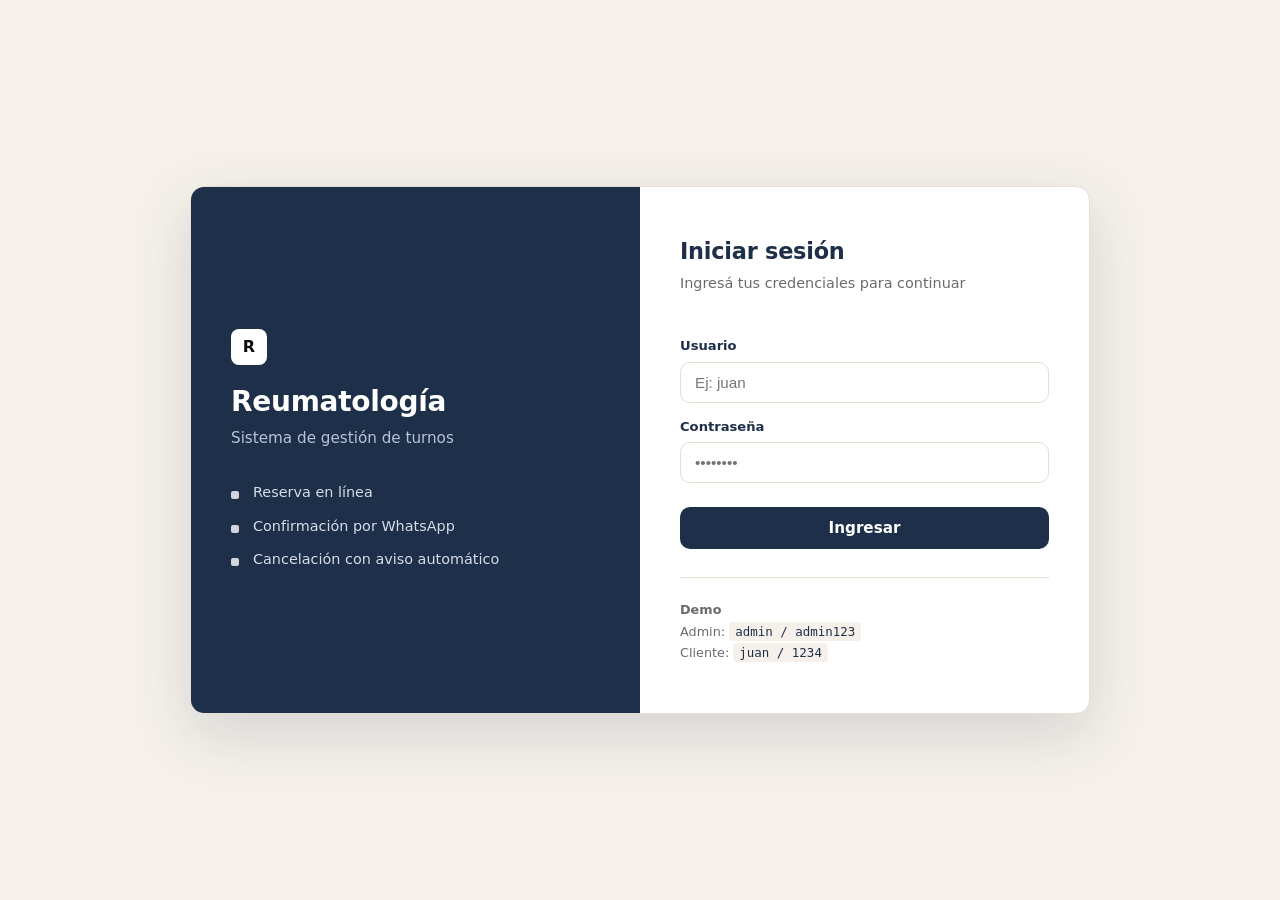
<file: index.html>
<!DOCTYPE html>
<html lang="es">
<head>
  <meta charset="UTF-8">
  <meta name="viewport" content="width=device-width, initial-scale=1.0">
  <title>Turnos Reumatología · Acceso</title>
  <link rel="stylesheet" href="css/styles.css">
</head>
<body class="login-page">
  <div class="login-shell">
    <aside class="login-brand">
      <div class="brand-mark">R</div>
      <h1>Reumatología</h1>
      <p class="brand-sub">Sistema de gestión de turnos</p>
      <ul class="brand-list">
        <li>Reserva en línea</li>
        <li>Confirmación por WhatsApp</li>
        <li>Cancelación con aviso automático</li>
      </ul>
    </aside>

    <section class="login-panel">
      <h2>Iniciar sesión</h2>
      <p class="login-help">Ingresá tus credenciales para continuar</p>

      <form id="loginForm" autocomplete="off">
        <label for="usuario">Usuario</label>
        <input type="text" id="usuario" placeholder="Ej: juan" required>

        <label for="password">Contraseña</label>
        <input type="password" id="password" placeholder="••••••••" required>

        <button type="submit" class="btn-primary">Ingresar</button>
        <p id="loginError" class="login-error" hidden></p>
      </form>

      <div class="login-demo">
        <p><b>Demo</b></p>
        <p>Admin: <code>admin / admin123</code></p>
        <p>Cliente: <code>juan / 1234</code></p>
      </div>
    </section>
  </div>

  <script src="js/storage.js"></script>
  <script src="js/auth.js"></script>
</body>
</html>
</file>
<file: css/styles.css>
/* ============================================================
   PALETA
   - Fondo blanco:        #ffffff
   - Beige claro:         #f5f1ea   (fondo general)
   - Beige borde:         #e6dfd2
   - Azul oscuro:         #1e2f4a   (acentos, primario)
   - Azul oscuro hover:   #162438
   - Negro nav:           #0d0d0d
   - Texto:               #1c1c1c
   - Texto secundario:    #6b6b6b
   ============================================================ */

:root {
  --blanco: #ffffff;
  --beige: #f5f1ea;
  --beige-borde: #e6dfd2;
  --azul-oscuro: #1e2f4a;
  --azul-oscuro-hover: #162438;
  --negro: #0d0d0d;
  --texto: #1c1c1c;
  --texto-suave: #6b6b6b;
  --ok: #2f6b4f;
  --warn: #8a6d3b;
  --error: #8a2b2b;

  --radius: 10px;
  --radius-lg: 14px;
  --shadow-sm: 0 1px 2px rgba(0,0,0,.06);
  --shadow: 0 6px 24px rgba(30,47,74,.08);
  --shadow-lg: 0 20px 60px rgba(30,47,74,.15);
  --font: 'Inter', system-ui, -apple-system, 'Segoe UI', Roboto, sans-serif;
}

* { box-sizing: border-box; margin: 0; padding: 0; }

html, body { height: 100%; }

body {
  font-family: var(--font);
  background: var(--beige);
  color: var(--texto);
  line-height: 1.5;
  -webkit-font-smoothing: antialiased;
}

h1, h2, h3, h4 { font-weight: 600; color: var(--azul-oscuro); letter-spacing: -0.01em; }

button { font-family: inherit; cursor: pointer; }

/* ========== BOTONES ========== */
.btn-primary {
  display: inline-flex;
  align-items: center;
  justify-content: center;
  gap: 8px;
  background: var(--azul-oscuro);
  color: var(--blanco);
  border: none;
  padding: 12px 20px;
  border-radius: var(--radius);
  font-size: 0.95rem;
  font-weight: 600;
  transition: background .15s ease, transform .05s ease;
  width: 100%;
}
.btn-primary:hover { background: var(--azul-oscuro-hover); }
.btn-primary:active { transform: translateY(1px); }

.btn-secondary {
  background: var(--blanco);
  color: var(--azul-oscuro);
  border: 1px solid var(--beige-borde);
  padding: 10px 18px;
  border-radius: var(--radius);
  font-weight: 500;
  font-size: 0.9rem;
  transition: all .15s ease;
}
.btn-secondary:hover { border-color: var(--azul-oscuro); }

.btn-danger {
  background: var(--blanco);
  color: var(--error);
  border: 1px solid #d9c1c1;
  padding: 10px 18px;
  border-radius: var(--radius);
  font-weight: 500;
  font-size: 0.9rem;
}
.btn-danger:hover { background: #fdf5f5; border-color: var(--error); }

/* ========== LOGIN ========== */
.login-page {
  min-height: 100vh;
  display: grid;
  place-items: center;
  padding: 24px;
  background: var(--beige);
}

.login-shell {
  display: grid;
  grid-template-columns: 1fr 1fr;
  width: 100%;
  max-width: 900px;
  background: var(--blanco);
  border-radius: var(--radius-lg);
  overflow: hidden;
  box-shadow: var(--shadow-lg);
  border: 1px solid var(--beige-borde);
  min-height: 520px;
}

.login-brand {
  background: var(--azul-oscuro);
  color: var(--blanco);
  padding: 48px 40px;
  display: flex;
  flex-direction: column;
  justify-content: center;
}
.login-brand h1 {
  color: var(--blanco);
  font-size: 1.75rem;
  margin: 16px 0 4px;
}
.brand-sub {
  color: #b8c3d4;
  font-size: 0.95rem;
  margin-bottom: 32px;
}
.brand-mark {
  width: 52px; height: 52px;
  border-radius: 12px;
  background: var(--blanco);
  color: var(--azul-oscuro);
  display: grid; place-items: center;
  font-size: 1.5rem;
  font-weight: 700;
}
.brand-list {
  list-style: none;
  display: flex;
  flex-direction: column;
  gap: 12px;
  font-size: 0.9rem;
  color: #d6dde8;
}
.brand-list li {
  padding-left: 22px;
  position: relative;
}
.brand-list li::before {
  content: "";
  position: absolute;
  left: 0; top: 9px;
  width: 8px; height: 8px;
  border-radius: 2px;
  background: var(--blanco);
  opacity: .8;
}

.login-panel {
  padding: 48px 40px;
  display: flex;
  flex-direction: column;
  justify-content: center;
}
.login-panel h2 { font-size: 1.4rem; margin-bottom: 4px; }
.login-help {
  color: var(--texto-suave);
  font-size: 0.9rem;
  margin-bottom: 28px;
}

#loginForm label {
  display: block;
  font-size: 0.82rem;
  font-weight: 600;
  color: var(--azul-oscuro);
  margin-bottom: 6px;
  margin-top: 14px;
}
#loginForm input {
  width: 100%;
  padding: 11px 14px;
  border: 1px solid var(--beige-borde);
  background: var(--blanco);
  border-radius: var(--radius);
  font-size: 0.95rem;
  color: var(--texto);
  transition: border-color .15s ease, box-shadow .15s ease;
}
#loginForm input:focus {
  outline: none;
  border-color: var(--azul-oscuro);
  box-shadow: 0 0 0 3px rgba(30,47,74,.08);
}
#loginForm .btn-primary { margin-top: 24px; }

.login-error {
  margin-top: 14px;
  padding: 10px 14px;
  background: #fdf3f3;
  border: 1px solid #e7c9c9;
  color: var(--error);
  border-radius: var(--radius);
  font-size: 0.85rem;
}

.login-demo {
  margin-top: 28px;
  padding-top: 20px;
  border-top: 1px solid var(--beige-borde);
  font-size: 0.8rem;
  color: var(--texto-suave);
}
.login-demo p { margin: 2px 0; }
.login-demo code {
  background: var(--beige);
  padding: 2px 6px;
  border-radius: 4px;
  font-size: 0.78rem;
  color: var(--azul-oscuro);
}

/* ========== HEADER / NAV ========== */
header {
  color: var(--blanco);
  padding: 16px 32px;
  display: flex;
  justify-content: space-between;
  align-items: center;
  border-bottom: 1px solid #1a1a1a;
}
header h2 {
  color: var(--blanco);
  font-size: 1.05rem;
  font-weight: 500;
  letter-spacing: 0.02em;
}
header h2 span { color: #d6dde8; }
header button {
  background: transparent;
  color: #d6dde8;
  border: 1px solid #333;
  padding: 8px 16px;
  border-radius: 8px;
  font-size: 0.85rem;
  font-weight: 500;
  transition: all .15s ease;
}
header button:hover {
  background: #1a1a1a;
  color: var(--blanco);
  border-color: #444;
}

/* ========== LAYOUT ========== */
.container {
  max-width: 1160px;
  margin: 32px auto;
  padding: 0 24px;
}
.container section { margin-bottom: 40px; }
.container h3 {
  font-size: 0.78rem;
  text-transform: uppercase;
  letter-spacing: 0.12em;
  color: var(--texto-suave);
  margin-bottom: 16px;
  font-weight: 600;
}

/* ========== CARDS DE TURNOS ========== */
.turnos-grid {
  display: grid;
  grid-template-columns: repeat(auto-fill, minmax(260px, 1fr));
  gap: 16px;
}
/* --- NUEVO DISEÑO DE CARDS (TURNOS) --- */
.cards-grid {
  display: grid;
  grid-template-columns: repeat(auto-fill, minmax(280px, 1fr));
  gap: 20px;
}

.card {
  background: #ffffff;
  border: 1px solid #e6dfd2; /* Borde sutil beige */
  border-radius: 12px;
  padding: 24px;
  display: flex;
  flex-direction: column;
  box-shadow: 0 4px 12px rgba(0, 0, 0, 0.03); /* Sombra muy suave */
  transition: transform 0.2s ease, box-shadow 0.2s ease;
  position: relative;
}

.card:hover {
  transform: translateY(-2px);
  box-shadow: 0 8px 24px rgba(30, 47, 74, 0.08);
  border-color: #d6cdba;
}

/* Cabecera de la Card: Fecha y Hora */
.card-header {
  display: flex;
  justify-content: space-between;
  align-items: flex-start;
  margin-bottom: 16px;
  padding-bottom: 16px;
  border-bottom: 1px solid #f0ece4;
}

.card-date {
  font-size: 1.1rem;
  font-weight: 700;
  color: var(--azul-oscuro);
  display: flex;
  flex-direction: column;
  gap: 4px;
}

.card-date span {
  font-size: 0.85rem;
  font-weight: 500;
  color: var(--texto-suave);
  text-transform: uppercase;
  letter-spacing: 0.05em;
}

.card-time {
  background: #f8f6f2;
  color: var(--azul-oscuro);
  padding: 6px 12px;
  border-radius: 6px;
  font-weight: 600;
  font-size: 0.9rem;
}

/* Cuerpo de la Card: Doctora y Motivo */
.card-body {
  flex: 1;
  margin-bottom: 20px;
}

.doctor-name {
  font-size: 0.95rem;
  font-weight: 600;
  color: var(--texto);
  margin-bottom: 4px;
  display: flex;
  align-items: center;
  gap: 8px;
}

.doctor-name::before {
  content: "👩‍⚕️"; /* O usar un SVG si preferís */
  font-size: 1.1rem;
}

/* Botones dentro de la card */
.card-actions {
  display: flex;
  gap: 10px;
  margin-top: auto; /* Empuja los botones al fondo */
}

.card-actions .btn-sm {
  flex: 1; /* Hace que los botones ocupen el ancho disponible */
  text-align: center;
  justify-content: center;
}

/* Badge de estado opcional */
.badge {
  display: inline-block;
  font-size: 0.72rem;
  font-weight: 600;
  padding: 3px 9px;
  border-radius: 999px;
  text-transform: uppercase;
  letter-spacing: 0.04em;
}
.badge.pendiente { background: #f5ecd8; color: var(--warn); }
.badge.aprobado  { background: #e2efe7; color: var(--ok); }
.badge.cancelado { background: #f7e5e5; color: var(--error); }
.badge.rechazado { background: #ececec; color: #555; }

/* ========== NOTIFICACIONES ========== */
.notif {
  background: var(--blanco);
  padding: 14px 18px;
  border-radius: var(--radius);
  margin-bottom: 10px;
  border: 1px solid var(--beige-borde);
  border-left: 3px solid var(--azul-oscuro);
}
.notif small {
  color: var(--texto-suave);
  font-size: 0.72rem;
  text-transform: uppercase;
  letter-spacing: 0.06em;
}
.notif p {
  margin-top: 4px;
  font-size: 0.9rem;
  color: var(--texto);
}

/* ========== RESPONSIVE ========== */
@media (max-width: 720px) {
  .login-shell { grid-template-columns: 1fr; min-height: auto; }
  .login-brand { padding: 32px 28px; }
  .login-brand .brand-list { display: none; }
  .login-panel { padding: 32px 28px; }
  header { padding: 14px 20px; }
}

/* ========== ICONOS ========== */
.icon {
  width: 18px;
  height: 18px;
  flex-shrink: 0;
  stroke-linecap: round;
  stroke-linejoin: round;
}
.icon-sm {
  width: 14px;
  height: 14px;
}

/* ========== ADMIN LAYOUT ========== */
.admin-body {
  display: flex;
  min-height: 100vh;
  background: var(--beige);
}

/* Sidebar */
.sidebar {
  width: 240px;
  background: var(--negro);
  color: var(--blanco);
  display: flex;
  flex-direction: column;
  position: fixed;
  top: 0; left: 0; bottom: 0;
  z-index: 100;
}
.sidebar-header {
  display: flex;
  align-items: center;
  gap: 12px;
  padding: 24px 20px;
  border-bottom: 1px solid #1f1f1f;
}
.brand-mark {
  width: 36px; height: 36px;
  background: var(--blanco);
  color: var(--negro);
  border-radius: 8px;
  display: grid; place-items: center;
  font-weight: 700;
  font-size: 1rem;
}
.brand-name {
  font-size: 0.95rem;
  font-weight: 600;
  letter-spacing: 0.02em;
}
.sidebar-nav {
  flex: 1;
  padding: 16px 12px;
  display: flex;
  flex-direction: column;
  gap: 4px;
}
.nav-item {
  display: flex;
  align-items: center;
  gap: 12px;
  padding: 12px 16px;
  color: #b0b0b0;
  text-decoration: none;
  border-radius: 8px;
  font-size: 0.9rem;
  transition: all 0.15s ease;
}
.nav-item:hover {
  background: #1a1a1a;
  color: var(--blanco);
}
.nav-item.active {
  background: #1f1f1f;
  color: var(--blanco);
  font-weight: 500;
}
.sidebar-footer {
  padding: 16px;
  border-top: 1px solid #1f1f1f;
}
.btn-logout {
  display: flex;
  align-items: center;
  gap: 10px;
  width: 100%;
  padding: 10px 16px;
  background: transparent;
  color: #b0b0b0;
  border: 1px solid #333;
  border-radius: 8px;
  font-size: 0.85rem;
  cursor: pointer;
  transition: all 0.15s ease;
}
.btn-logout:hover {
  color: var(--blanco);
  border-color: #555;
}

/* Main Content */
.main-content {
  flex: 1;
  margin-left: 240px;
  padding: 32px 40px;
  background: var(--beige);
  min-height: 100vh;
}
.content-header {
  display: flex;
  justify-content: space-between;
  align-items: center;
  margin-bottom: 32px;
}
.content-header h1 {
  font-size: 1.5rem;
  color: var(--azul-oscuro);
}
.user-info {
  font-size: 0.9rem;
  color: var(--texto-suave);
}

/* View Sections */
.view-section {
  display: none;
}
.view-section.active {
  display: block;
}

/* Stats */
.stats-grid {
  display: grid;
  grid-template-columns: repeat(auto-fit, minmax(180px, 1fr));
  gap: 16px;
  margin-bottom: 32px;
}
.stat-card {
  background: var(--blanco);
  border: 1px solid var(--beige-borde);
  border-radius: var(--radius-lg);
  padding: 20px;
  display: flex;
  flex-direction: column;
  gap: 8px;
}
.stat-label {
  font-size: 0.8rem;
  text-transform: uppercase;
  letter-spacing: 0.08em;
  color: var(--texto-suave);
  font-weight: 600;
}
.stat-value {
  font-size: 1.8rem;
  font-weight: 700;
  color: var(--azul-oscuro);
}

/* Panels & Lists */
.panel-section {
  background: var(--blanco);
  border: 1px solid var(--beige-borde);
  border-radius: var(--radius-lg);
  padding: 24px;
}
.panel-section h2 {
  font-size: 1rem;
  color: var(--azul-oscuro);
  margin-bottom: 16px;
  font-weight: 600;
}
.list-container {
  display: flex;
  flex-direction: column;
  gap: 8px;
}
.list-item {
  display: flex;
  flex-direction: column;
  gap: 2px;
  padding: 12px 16px;
  border-bottom: 1px solid var(--beige-borde);
}
.list-item:last-child { border-bottom: none; }
.list-time {
  font-size: 0.72rem;
  color: var(--texto-suave);
  text-transform: uppercase;
  letter-spacing: 0.04em;
}
.list-text {
  font-size: 0.9rem;
  color: var(--texto);
}
.empty-state {
  color: var(--texto-suave);
  font-size: 0.9rem;
  font-style: italic;
  padding: 16px 0;
}

/* Cards Grid (Turnos) */
.cards-grid {
  display: grid;
  grid-template-columns: repeat(auto-fill, minmax(280px, 1fr));
  gap: 16px;
}
.card {
  background: var(--blanco);
  border: 1px solid var(--beige-borde);
  border-radius: var(--radius-lg);
  padding: 20px;
  display: flex;
  flex-direction: column;
  gap: 12px;
  box-shadow: var(--shadow-sm);
  transition: box-shadow 0.15s ease;
}
.card:hover { box-shadow: var(--shadow); }
.card-header {
  display: flex;
  justify-content: space-between;
  align-items: center;
}
.card-date {
  font-size: 0.85rem;
  color: var(--texto-suave);
  font-weight: 500;
}
.card-body { flex: 1; }
.patient-name {
  font-size: 1rem;
  font-weight: 600;
  color: var(--azul-oscuro);
  margin-bottom: 4px;
}
.patient-contact {
  font-size: 0.85rem;
  color: var(--texto-suave);
}
.doctor-name {
  font-size: 0.9rem;
  color: var(--texto);
}
.card-actions {
  display: flex;
  gap: 8px;
  flex-wrap: wrap;
}

/* Badges */
.badge {
  display: inline-block;
  font-size: 0.7rem;
  font-weight: 700;
  padding: 4px 10px;
  border-radius: 999px;
  text-transform: uppercase;
  letter-spacing: 0.04em;
}
.badge-pending   { background: #f5ecd8; color: #8a6d3b; }
.badge-approved  { background: #e2efe7; color: #2f6b4f; }
.badge-cancelled { background: #f7e5e5; color: #8a2b2b; }
.badge-rejected  { background: #ececec; color: #555; }

/* Botones pequeños */
.btn-sm {
  padding: 8px 14px;
  border-radius: 6px;
  font-size: 0.8rem;
  font-weight: 500;
  border: none;
  cursor: pointer;
  transition: all 0.15s ease;
}
.btn-sm.btn-primary {
  background: var(--azul-oscuro);
  color: var(--blanco);
}
.btn-sm.btn-primary:hover { background: var(--azul-oscuro-hover); }
.btn-sm.btn-outline {
  background: transparent;
  color: var(--azul-oscuro);
  border: 1px solid var(--beige-borde);
}
.btn-sm.btn-outline:hover { border-color: var(--azul-oscuro); }
.btn-sm.btn-outline-danger {
  background: transparent;
  color: var(--error);
  border: 1px solid #d9c1c1;
}
.btn-sm.btn-outline-danger:hover { background: #fdf5f5; }
.btn-sm.btn-icon {
  background: transparent;
  color: var(--texto-suave);
  border: 1px solid var(--beige-borde);
  padding: 8px;
  display: inline-flex;
  align-items: center;
  justify-content: center;
}
.btn-sm.btn-icon:hover { color: var(--azul-oscuro); border-color: var(--azul-oscuro); }

/* ========== MODAL ========== */
/* Modal: oculto por defecto con display:none, se muestra con .is-open */
.modal-overlay {
  position: fixed;
  inset: 0;
  background: rgba(13, 13, 13, 0.45);
  display: none;                 /* ← oculto por defecto */
  place-items: center;
  z-index: 200;
  padding: 20px;
}
.modal-overlay.is-open {
  display: grid;                 /* ← solo visible cuando tiene la clase */
}
.modal-content {
  background: var(--blanco);
  padding: 28px;
  border-radius: var(--radius-lg);
  width: 90%;
  max-width: 400px;
  box-shadow: var(--shadow-lg);
}
.modal-content h3 {
  font-size: 1.1rem;
  margin-bottom: 8px;
}
.modal-content p {
  font-size: 0.85rem;
  color: var(--texto-suave);
  margin-bottom: 16px;
}
.modal-content label {
  display: block;
  font-size: 0.8rem;
  font-weight: 600;
  color: var(--azul-oscuro);
  margin-bottom: 4px;
  margin-top: 12px;
}
.modal-content input {
  width: 100%;
  padding: 10px 12px;
  border: 1px solid var(--beige-borde);
  border-radius: 8px;
  font-size: 0.9rem;
}
.modal-actions {
  display: flex;
  gap: 10px;
  justify-content: flex-end;
  margin-top: 20px;
}

/* ========== CLIENTE (Ajustes) ========== */
.client-body {
  background: var(--beige);
  min-height: 100vh;
}
.client-header {
  background: var(--negro);
  color: var(--blanco);
  padding: 16px 32px;
  display: flex;
  justify-content: space-between;
  align-items: center;
}
.header-brand {
  display: flex;
  align-items: center;
  gap: 10px;
  font-size: 0.95rem;
  font-weight: 600;
}
.brand-mark-sm {
  width: 30px; height: 30px;
  background: var(--blanco);
  color: var(--negro);
  border-radius: 6px;
  display: grid; place-items: center;
  font-size: 0.85rem;
  font-weight: 700;
}
.header-user {
  display: flex;
  align-items: center;
  gap: 16px;
  font-size: 0.85rem;
}
.btn-logout-sm {
  background: transparent;
  color: #b0b0b0;
  border: 1px solid #333;
  padding: 6px 12px;
  border-radius: 6px;
  font-size: 0.78rem;
  cursor: pointer;
}
.btn-logout-sm:hover { color: var(--blanco); border-color: #555; }
.client-container {
  max-width: 1000px;
  margin: 32px auto;
  padding: 0 24px;
}
.client-section { margin-bottom: 32px; }
.client-section h2 {
  font-size: 0.85rem;
  text-transform: uppercase;
  letter-spacing: 0.1em;
  color: var(--texto-suave);
  margin-bottom: 16px;
  font-weight: 600;
}
.client-grid {
  display: grid;
  grid-template-columns: repeat(auto-fill, minmax(240px, 1fr));
  gap: 16px;
}

/* Ajuste de card para cliente */
.card-available .card-date { font-size: 0.95rem; font-weight: 600; color: var(--azul-oscuro); }
.card-available .card-time { font-size: 0.85rem; color: var(--texto-suave); }

/* Lista de instrucciones */
.instrucciones-list {
  list-style: none;
  padding: 0;
  margin: 0;
}
.instrucciones-list li {
  padding: 8px 0 8px 24px;
  position: relative;
  font-size: 0.9rem;
  color: var(--texto);
  border-bottom: 1px solid var(--beige-borde);
}
.instrucciones-list li:last-child { border-bottom: none; }
.instrucciones-list li::before {
  content: "";
  position: absolute;
  left: 0;
  top: 14px;
  width: 8px;
  height: 8px;
  border-radius: 2px;
  background: var(--azul-oscuro);
  opacity: 0.6;
}

/* Formulario de datos */
.panel-section input {
  width: 100%;
  padding: 10px 12px;
  border: 1px solid var(--beige-borde);
  border-radius: var(--radius);
  font-size: 0.9rem;
  font-family: inherit;
  margin-top: 4px;
  background: var(--blanco);
}
.panel-section input:focus {
  outline: none;
  border-color: var(--azul-oscuro);
  box-shadow: 0 0 0 3px rgba(30,47,74,.08);
}
.panel-section label {
  display: block;
  font-size: 0.8rem;
  font-weight: 600;
  color: var(--azul-oscuro);
}

/* Mensaje de éxito */
.msg-ok {
  margin-top: 10px;
  font-size: 0.85rem;
  color: var(--ok);
  font-weight: 500;
}

/* --- CARDS ESPECÍFICAS DEL ADMINISTRADOR --- */
.card-pending, .card-approved {
  padding: 20px;
  border-left: 4px solid var(--warn); /* Amarillo para pendientes */
}

.card-approved {
  border-left-color: var(--ok); /* Verde para aprobados */
}

/* Hacer que el nombre del paciente resalte */
.patient-name {
  font-size: 1.05rem;
  font-weight: 700;
  color: var(--azul-oscuro);
  margin-bottom: 2px;
}

/* Contacto más sutil */
.patient-contact {
  font-size: 0.8rem;
  color: var(--texto-suave);
  display: flex;
  align-items: center;
  gap: 6px;
  margin-bottom: 12px;
}

/* Botones del admin más compactos */
.card-actions .btn-sm {
  padding: 8px 12px;
  font-size: 0.75rem;
  font-weight: 600;
}

/* Iconos dentro de los botones del admin */
.card-actions .btn-icon {
  flex: 0 0 auto; /* No se estira */
  padding: 8px;
  width: 34px;
  height: 34px;
}

.card-available.selected {
  border-color: var(--azul-oscuro);
  background-color: #fcfbf9;
  box-shadow: 0 0 0 2px var(--azul-oscuro);
}

/* --- BARRA SUPERIOR (HEADER) --- */
.header-subtitle {
  font-size: 0.85rem;
  color: var(--texto-suave);
  margin-top: 4px;
}

/* --- BANNER DE BIENVENIDA --- */
.welcome-banner {
  background: var(--azul-oscuro);
  color: white;
  padding: 32px;
  border-radius: var(--radius-lg);
  display: flex;
  justify-content: space-between;
  align-items: center;
  margin-bottom: 32px;
  box-shadow: 0 10px 30px rgba(30, 47, 74, 0.15);
}
.welcome-text h2 {
  color: white;
  font-size: 1.6rem;
  margin-bottom: 8px;
  font-weight: 600;
}
.welcome-text p {
  color: #b8c3d4;
  font-size: 0.95rem;
}
.welcome-icon {
  color: white;
}

/* --- TARJETAS DE PASOS (INICIO) --- */
.steps-grid {
  display: grid;
  grid-template-columns: repeat(auto-fit, minmax(200px, 1fr));
  gap: 20px;
}
.step-card {
  background: white;
  padding: 24px;
  border-radius: var(--radius-lg);
  border: 1px solid var(--beige-borde);
  box-shadow: 0 4px 12px rgba(0,0,0,0.02);
  position: relative;
}
.step-number {
  background: #f5f1ea;
  color: var(--azul-oscuro);
  width: 32px;
  height: 32px;
  border-radius: 50%;
  display: grid;
  place-items: center;
  font-weight: 700;
  font-size: 0.9rem;
  margin-bottom: 16px;
}
.step-card h4 {
  font-size: 1rem;
  color: var(--azul-oscuro);
  margin-bottom: 8px;
}
.step-card p {
  font-size: 0.85rem;
  color: var(--texto-suave);
  line-height: 1.5;
}

/* --- ESTADO CHECK-IN (LOGO GRANDE) --- */
.card.checkin-active {
  border: 2px solid var(--ok);
  background: #f8fcf9;
  text-align: center;
  padding: 40px 24px;
}
.checkin-icon {
  width: 80px;
  height: 80px;
  background: #e2efe7;
  color: var(--ok);
  border-radius: 50%;
  display: flex;
  align-items: center;
  justify-content: center;
  margin: 0 auto 20px auto;
}
.checkin-icon svg {
  width: 40px;
  height: 40px;
  stroke-width: 2.5;
}
.checkin-title {
  font-size: 1.2rem;
  font-weight: 700;
  color: var(--ok);
  margin-bottom: 8px;
}
.checkin-subtitle {
  font-size: 0.9rem;
  color: var(--texto-suave);
  margin-bottom: 20px;
}

/* --- FOTO DE PERFIL Y FORMULARIO DE DATOS --- */
.profile-upload-container {
  display: flex;
  align-items: center;
  gap: 24px;
  background: #fcfbf9;
  padding: 20px;
  border-radius: var(--radius-lg);
  border: 1px dashed var(--beige-borde);
}

.profile-preview {
  width: 90px;
  height: 90px;
  border-radius: 50%;
  background: var(--azul-oscuro);
  color: white;
  display: flex;
  align-items: center;
  justify-content: center;
  font-size: 1.8rem;
  font-weight: 700;
  overflow: hidden;
  border: 3px solid white;
  box-shadow: 0 4px 10px rgba(0,0,0,0.1);
}

.profile-preview img {
  width: 100%;
  height: 100%;
  object-fit: cover;
}

.profile-upload-info {
  display: flex;
  flex-direction: column;
  gap: 8px;
}

/* Grilla para los inputs */
.form-grid-2 {
  display: grid;
  grid-template-columns: 1fr 1fr;
  gap: 16px;
}
/* --- RESPONSIVE Y MENÚ HAMBURGUESA --- */

/* 1. Por defecto (Escritorio): Ocultamos el botón y mostramos el menú fijo */
.mobile-menu-btn {
  display: none !important; /* Fuerza a ocultarse en escritorio */
}

.sidebar {
  transform: translateX(0); /* Siempre visible en escritorio */
  transition: transform 0.3s ease;
}

.main-content {
  margin-left: 240px; /* Deja espacio para el menú */
  width: calc(100% - 240px);
  transition: margin-left 0.3s ease;
}

/* 2. Cuando la pantalla es menor a 768px (Tablets y Celulares) */
@media (max-width: 768px) {
  /* Mostramos el botón hamburguesa */
  .mobile-menu-btn {
    display: flex !important;
    align-items: center;
    justify-content: center;
    background: var(--negro);
    color: white;
    border: none;
    padding: 8px;
    border-radius: 6px;
    cursor: pointer;
    margin-right: 12px;
  }

  /* Ocultamos el menú lateral por defecto (se desliza hacia la izquierda) */
  .sidebar {
    transform: translateX(-100%);
    box-shadow: none;
    z-index: 1000; /* Asegura que esté por encima de todo */
  }

  /* Cuando tiene la clase .open, se desliza hacia la derecha */
  .sidebar.open {
    transform: translateX(0);
    box-shadow: 10px 0 30px rgba(0,0,0,0.3);
  }

  /* El contenido principal ocupa TODO el ancho */
  .main-content {
    margin-left: 0;
    width: 100%;
    padding: 16px;
  }

  /* Adaptamos las grillas a una sola columna */
  .cards-grid, .steps-grid, .form-grid-2, .stats-grid {
    grid-template-columns: 1fr !important;
  }

  /* Ajustamos el header para que no se rompa */
  .content-header {
    padding: 12px 16px;
    display: flex;
    align-items: center;
    justify-content: space-between;
    flex-wrap: wrap;
    gap: 12px;
  }

  .content-header h1 {
    font-size: 1.2rem;
  }

  .welcome-banner {
    flex-direction: column;
    text-align: center;
    gap: 16px;
    padding: 24px;
  }

  .header-subtitle {
    display: none; /* Ocultamos el subtítulo en móvil para ahorrar espacio */
  }

  /* Ajustamos las tarjetas para que no queden apretadas */
  .panel-section {
    padding: 16px;
  }

  .profile-upload-container {
    flex-direction: column;
    text-align: center;
  }

  .card-actions {
    flex-direction: column; /* Botones uno abajo del otro en móvil */
  }
}

/* --- FICHA DE LA DOCTORA --- */
.doctor-card {
  background: white;
  border: 1px solid var(--beige-borde);
  border-radius: var(--radius-lg);
  padding: 24px;
  margin-bottom: 24px;
  box-shadow: var(--shadow-sm);
}
.doctor-card-header {
  display: flex;
  align-items: center;
  gap: 20px;
  cursor: pointer;
}
.doctor-avatar {
  width: 80px;
  height: 80px;
  border-radius: 50%;
  object-fit: cover;
  border: 3px solid var(--beige);
  box-shadow: 0 4px 10px rgba(0,0,0,0.1);
}
.doctor-info h3 {
  font-size: 1.2rem;
  color: var(--azul-oscuro);
  margin-bottom: 4px;
}
.doctor-info p {
  font-size: 0.9rem;
  color: var(--texto-suave);
}
.doctor-expand-btn {
  margin-left: auto;
  background: transparent;
  border: none;
  color: var(--azul-oscuro);
  cursor: pointer;
  transition: transform 0.3s ease;
}
.doctor-card.expanded .doctor-expand-btn {
  transform: rotate(180deg);
}
.doctor-details {
  max-height: 0;
  overflow: hidden;
  transition: max-height 0.3s ease-out;
  margin-top: 0;
}
.doctor-card.expanded .doctor-details {
  max-height: 500px; /* Altura máxima para el despliegue */
  margin-top: 20px;
  padding-top: 20px;
  border-top: 1px solid var(--beige-borde);
}
.doctor-details ul {
  list-style: disc;
  padding-left: 20px;
  font-size: 0.9rem;
  color: var(--texto);
  line-height: 1.6;
}

/* --- ALERTA DE TURNO PENDIENTE EN INICIO --- */
.alert-pending {
  background: #fff9e6;
  border: 1px solid #f5ecd8;
  border-left: 4px solid var(--warn);
  padding: 16px 20px;
  border-radius: var(--radius);
  display: flex;
  align-items: center;
  gap: 16px;
  margin-bottom: 24px;
}
.alert-pending-icon {
  color: var(--warn);
}
.alert-pending-text strong {
  display: block;
  color: var(--warn);
  margin-bottom: 4px;
}
.alert-pending-text p {
  font-size: 0.9rem;
  color: var(--texto);
}

/* --- HISTORIAL COMO TABLA --- */
.table-container {
  overflow-x: auto;
  background: white;
  border-radius: var(--radius-lg);
  border: 1px solid var(--beige-borde);
}
table.history-table {
  width: 100%;
  border-collapse: collapse;
  text-align: left;
}
table.history-table th {
  background: #fcfbf9;
  padding: 14px 16px;
  font-size: 0.75rem;
  text-transform: uppercase;
  letter-spacing: 0.05em;
  color: var(--texto-suave);
  border-bottom: 1px solid var(--beige-borde);
  font-weight: 600;
}
table.history-table td {
  padding: 14px 16px;
  font-size: 0.9rem;
  border-bottom: 1px solid var(--beige-borde);
  color: var(--texto);
}
table.history-table tr:last-child td {
  border-bottom: none;
}
table.history-table tr:hover {
  background: #fcfbf9;
}
</file>
